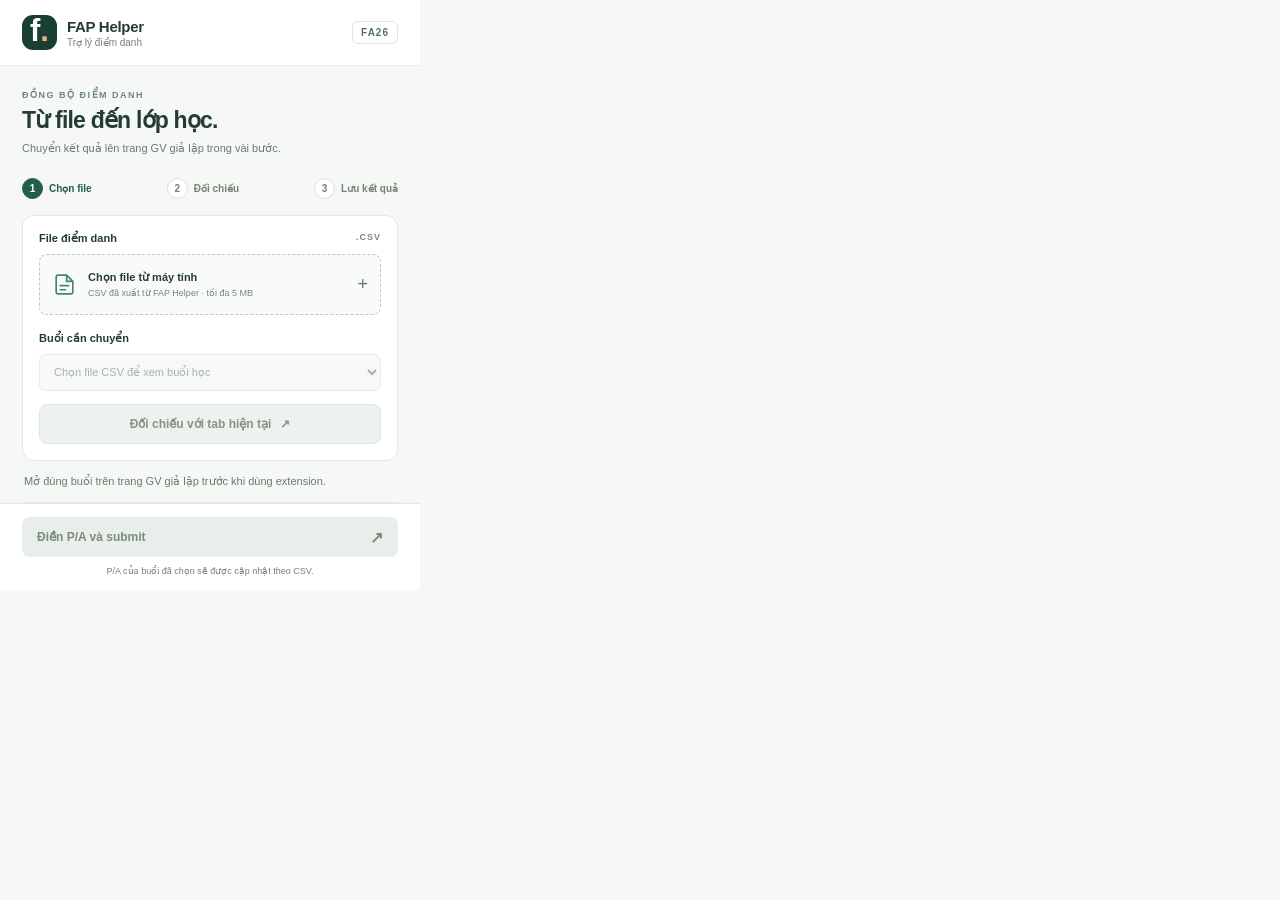
<file: extension/popup.html>
<!doctype html><html lang="vi"><head><meta charset="utf-8"><title>FAP Helper</title><link rel="stylesheet" href="popup.css"></head>
<body>
<header><div class="brand-mark" aria-hidden="true">f<span>.</span></div><div><strong>FAP Helper</strong><small>Trợ lý điểm danh</small></div><span class="term">FA26</span></header>
<main>
<div class="intro"><span class="eyebrow">ĐỒNG BỘ ĐIỂM DANH</span><h1>Từ file đến lớp học.</h1><p>Chuyển kết quả lên trang GV giả lập trong vài bước.</p></div>
<ol class="steps" aria-label="Các bước chuyển điểm danh"><li class="active" id="step-file"><b>1</b> Chọn file</li><li id="step-check"><b>2</b> Đối chiếu</li><li id="step-save"><b>3</b> Lưu kết quả</li></ol>
<section class="card">
<label for="file" class="field-label">File điểm danh <span>.CSV</span></label>
<div class="upload"><svg viewBox="0 0 24 24" aria-hidden="true"><path d="M14 3H6a2 2 0 0 0-2 2v14a2 2 0 0 0 2 2h12a2 2 0 0 0 2-2V9zM14 3v6h6M8 13h8M8 17h5"/></svg><div><strong id="file-name">Chọn file từ máy tính</strong><small id="file-hint">CSV đã xuất từ FAP Helper · tối đa 5 MB</small></div><span class="upload-plus" aria-hidden="true">+</span><input id="file" type="file" accept=".csv" aria-label="Chọn file CSV"></div>
<label for="session" class="field-label session-label">Buổi cần chuyển</label><select id="session" disabled><option>Chọn file CSV để xem buổi học</option></select>
<button id="preview" class="secondary" disabled>Đối chiếu với tab hiện tại <span aria-hidden="true">↗</span></button>
</section>
<div id="message" role="status" aria-live="polite">Mở đúng buổi trên trang GV giả lập trước khi dùng extension.</div>
<section id="summary" hidden aria-label="Kết quả đối chiếu"><div class="summary-heading"><strong>✓ Danh sách đã khớp</strong><span id="summary-count"></span></div><p id="summary-session"></p><div class="metrics"><div class="present"><strong id="summary-present">0</strong><span>Có mặt · P</span></div><div class="absent"><strong id="summary-absent">0</strong><span>Vắng · A</span></div><div><strong id="summary-changed">0</strong><span>Ô thay đổi</span></div></div></section>
<details class="connection-settings"><summary>Địa chỉ trang giả lập</summary><label for="mock-origin">Domain production Vercel (để trống khi dùng localhost)</label><input id="mock-origin" type="url" placeholder="https://ten-project.vercel.app" autocomplete="off"><button id="save-origin" class="secondary" type="button">Lưu địa chỉ</button></details>
</main>
<footer><button id="submit" disabled>Điền P/A và submit <span aria-hidden="true">↗</span></button><p>P/A của buổi đã chọn sẽ được cập nhật theo CSV.</p></footer>
<script type="module" src="popup.mjs"></script></body></html>
</file>
<file: extension/popup.css>
:root{font-family:"Segoe UI",Arial,sans-serif;color:#233c35;background:#f6f8f6;font-size:13px}*{box-sizing:border-box}[hidden]{display:none!important}
body{width:420px;height:590px;margin:0;display:flex;flex-direction:column}
header{display:flex;align-items:center;gap:10px;padding:15px 22px;background:#fff;border-bottom:1px solid #e6ece7;flex-shrink:0}
.brand-mark{width:35px;height:35px;background:#193f35;color:white;border-radius:11px;font-size:31px;line-height:32px;font-weight:750;text-align:center}.brand-mark span{color:#eeb27a}
header strong{font-size:15px;letter-spacing:-.3px}header small{display:block;font-size:10px;color:#75847b;margin-top:2px}.term{margin-left:auto;border:1px solid #dde6df;border-radius:6px;padding:5px 8px;font-size:10px;letter-spacing:1px;font-weight:700;color:#537166}
main{padding:20px 22px 10px;overflow-y:auto;flex:1;min-height:0;scrollbar-width:thin;scrollbar-color:#cddad1 transparent}
.eyebrow{font-size:9px;letter-spacing:1.5px;font-weight:700;color:#71877b}h1{font-size:23px;letter-spacing:-.8px;margin:6px 0;font-weight:650}.intro p{font-size:11px;color:#6a7a70;margin:0;line-height:1.6}
.steps{display:flex;list-style:none;justify-content:space-between;padding:0;margin:20px 0 16px;gap:8px}.steps li{display:flex;gap:6px;align-items:center;color:#758378;font-size:10px;font-weight:600}.steps b{border:1px solid #d8e2da;width:21px;height:21px;display:grid;place-items:center;border-radius:50%;font-size:10px;background:white}.steps .active{color:#245e48}.steps .active b{background:#245e48;color:white;border-color:#245e48}
.card{background:white;padding:16px;border:1px solid #e1e8e2;border-radius:12px;box-shadow:0 3px 9px #193f3503}
.field-label{display:flex;justify-content:space-between;font-size:11px;font-weight:650;margin-bottom:9px}.field-label span{color:#7d8c81;font-size:9px;letter-spacing:1px}
.upload{position:relative;display:flex;align-items:center;gap:11px;border:1px dashed #b8cdbf;border-radius:8px;background:#f8fbf9;padding:15px 12px;min-width:0}.upload:hover{background:#edf5ef}.upload:focus-within{outline:2px solid #377956;outline-offset:3px}
svg{width:25px;height:29px;flex-shrink:0;color:#498467;fill:none;stroke:currentColor;stroke-width:1.6;stroke-linecap:round;stroke-linejoin:round}
.upload div{min-width:0}.upload strong{display:block;overflow:hidden;text-overflow:ellipsis;white-space:nowrap;max-width:226px;font-size:11px;font-weight:600}.upload small{display:block;font-size:9px;color:#748578;margin-top:4px}.upload-plus{margin-left:auto;font-size:18px;color:#5a806a}.upload input{position:absolute;inset:0;opacity:0;width:100%;height:100%;cursor:pointer}
.session-label{margin-top:17px}select{width:100%;font:inherit;font-size:11px;border:1px solid #dbe4dd;border-radius:7px;padding:10px;color:#294a3a;background:#fff;min-height:37px}select:disabled{background:#f5f7f5;color:#839086}
button{font:inherit;font-size:12px;cursor:pointer;min-height:40px;border-radius:8px;border:0;font-weight:600;display:flex;justify-content:center;align-items:center;gap:9px;width:100%}button:focus-visible,select:focus-visible{outline:2px solid #377956;outline-offset:3px}
.secondary{background:#edf4ef;border:1px solid #d9e7dc;color:#2e6047;margin-top:13px}.secondary:hover:enabled{background:#dfede3}button:disabled{color:#859389;background:#eef2ee;cursor:default}
#message{font-size:11px;color:#667c6d;line-height:1.6;padding:12px 2px}#message.error{color:#ad453f;background:#fff0ee;border:1px solid #f0d4ce;border-radius:8px;padding:10px;margin:12px 0}
#summary{background:white;border:1px solid #d8e7dc;border-radius:10px;padding:13px;margin-bottom:4px}.summary-heading{display:flex;align-items:center;justify-content:space-between;font-size:11px}.summary-heading span{color:#6a7e70;font-size:10px}
#summary-session{font-size:10px;color:#6a7e70;margin:8px 0 13px;line-height:1.5}.metrics{display:grid;grid-template-columns:repeat(3,1fr);gap:8px}.metrics>div{padding:9px 10px;background:#f4f6f3;border-radius:7px}.metrics strong{display:block;font-size:21px;font-weight:650;line-height:1.2}.metrics span{display:block;font-size:9px;margin-top:4px;color:#718074}.metrics .present{background:#edf5ee;color:#32724f}.metrics .absent{background:#fff2eb;color:#aa6135}
footer{background:#fff;border-top:1px solid #e2e9e3;padding:13px 22px 12px;flex-shrink:0}
#submit{background:#204d3c;color:white;justify-content:space-between;padding:0 15px}#submit:hover:enabled{background:#153d2e}#submit:disabled{background:#e8eee9;color:#7c8b80}#submit span{font-size:16px}
footer p{text-align:center;font-size:9px;color:#738075;margin:8px 0 0;line-height:1.4}
.connection-settings{font-size:10px;color:#667c6d;border-top:1px solid #e1e8e2;padding:12px 0}.connection-settings summary{cursor:pointer}.connection-settings label{display:block;margin:12px 0 8px;line-height:1.5}.connection-settings input{font:inherit;font-size:11px;width:100%;border:1px solid #dbe4dd;padding:10px;border-radius:7px}.connection-settings input:focus-visible{outline:2px solid #377956;outline-offset:2px}
</file>
